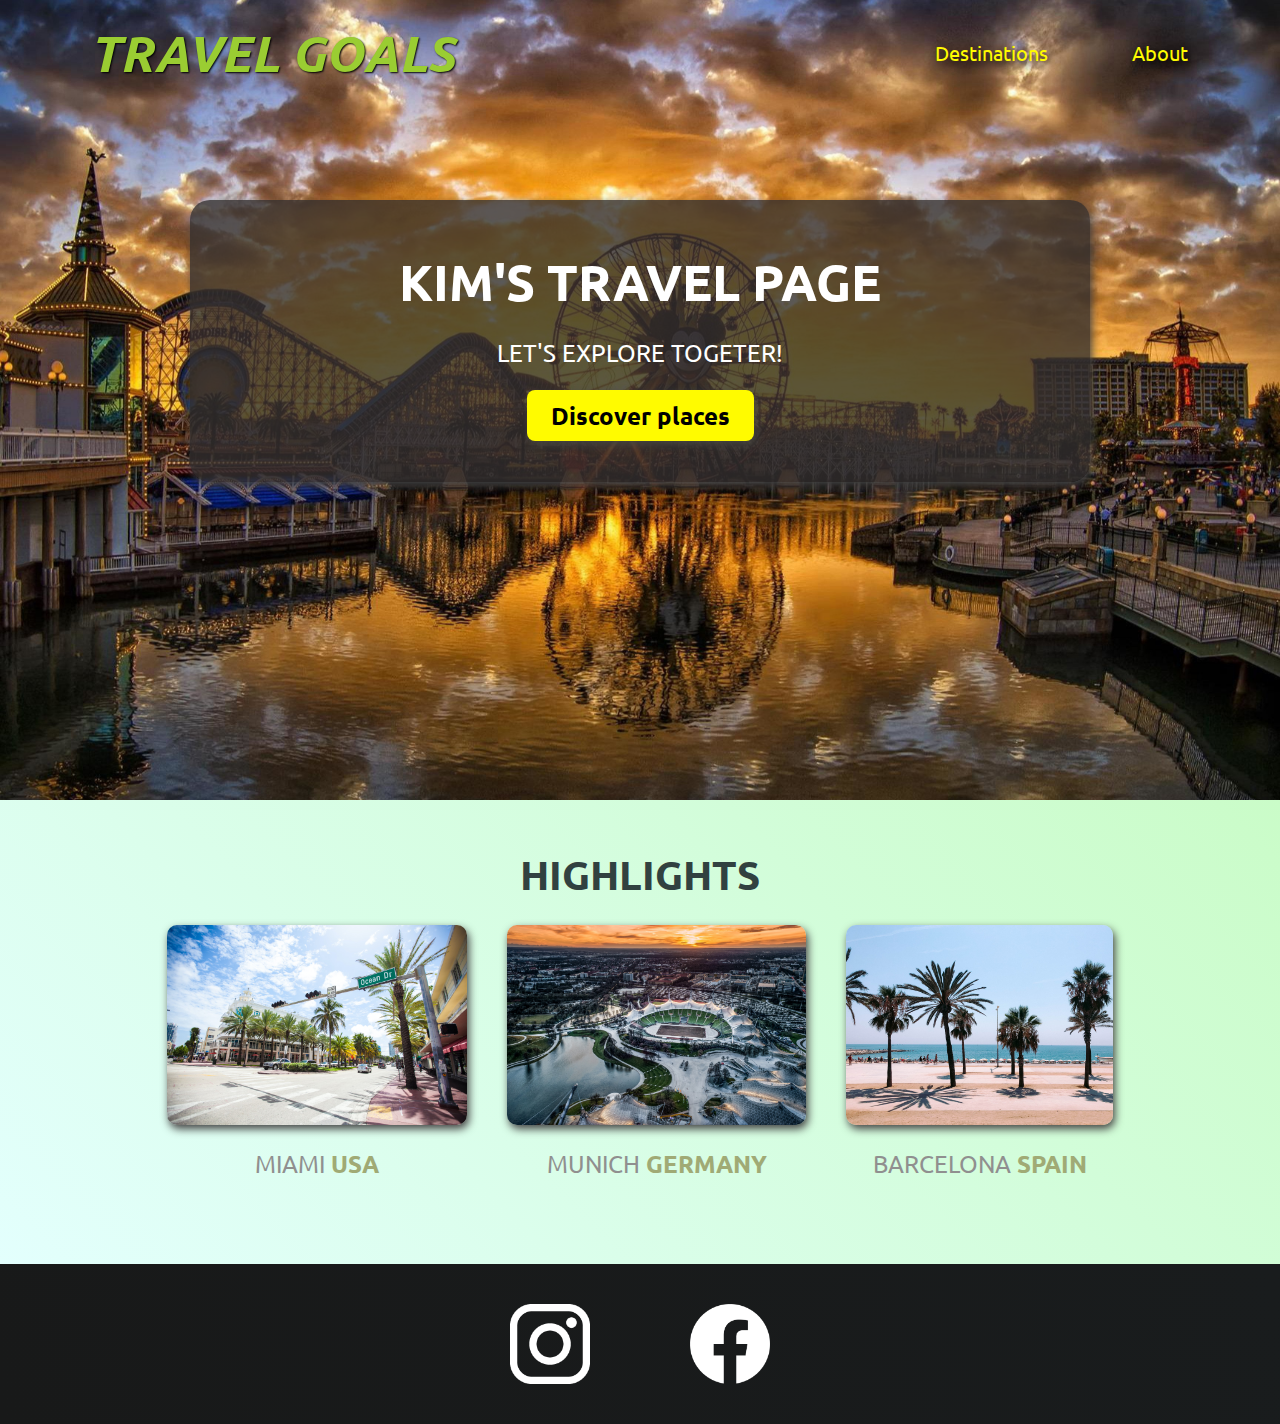
<file: index.html>
<!DOCTYPE html>
<html lang="en">
  <head>
    <meta charset="UTF-8" />
    <link href="styles.css" rel="stylesheet" />
    <link href="shared.css" rel="stylesheet" />
    <link rel="preconnect" href="https://fonts.googleapis.com" />
    <link rel="preconnect" href="https://fonts.gstatic.com" crossorigin />
    <link
      href="https://fonts.googleapis.com/css2?family=Itim&family=Ubuntu:ital,wght@0,300;0,400;0,500;0,700;1,300;1,400;1,500;1,700&display=swap"
      rel="stylesheet"
    />
    <title>Travel Goals</title>
  </head>
  <body>
    <header>
      <div id="page-logo">
        <a href="/index.html"> Travel Goals</a>
      </div>
      <nav>
        <ul>
          <li>
            <a href="/places.html">Destinations</a>
          </li>
          <li>
            <a href="/about.html">About</a>
          </li>
        </ul>
      </nav>
    </header>

    <!---- main ----->
    <main>
      <section id="hero">
        <div id="hero-content">
          <h1>Kim's Travel Page</h1>
          <p>Let's explore togeter!</p>
          <a href="/places.html">Discover places</a>
        </div>
      </section>

      <section id="highlights">
        <h2>Highlights</h2>

        <ul id="destinations">
          <li class="destination">
            <img src="/images/places/miami.jpg" alt="miami" />
            <p>Miami <strong>USA</strong></p>
          </li>

          <li class="destination">
            <img src="/images/places/munich.jpg" alt="munich" />
            <p>Munich <strong>Germany</strong></p>
          </li>

          <li class="destination">
            <img src="/images/places/barcelona.jpg" alt="barcel" />
            <p>Barcelona <strong>Spain</strong></p>
          </li>
        </ul>
      </section>
    </main>

    <!---- foooter ----->
    <footer>
      <ul>
        <li>
          <a href="https://www.instagram.com">
            <img src="/images/icons/insta.png" alt="ig" />
          </a>
        </li>
        <li>
          <a href="https://www.facebook.com">
            <img src="/images/icons/facebook.png" alt="fb" />
          </a>
        </li>
      </ul>
    </footer>
  </body>
</html>
</file>
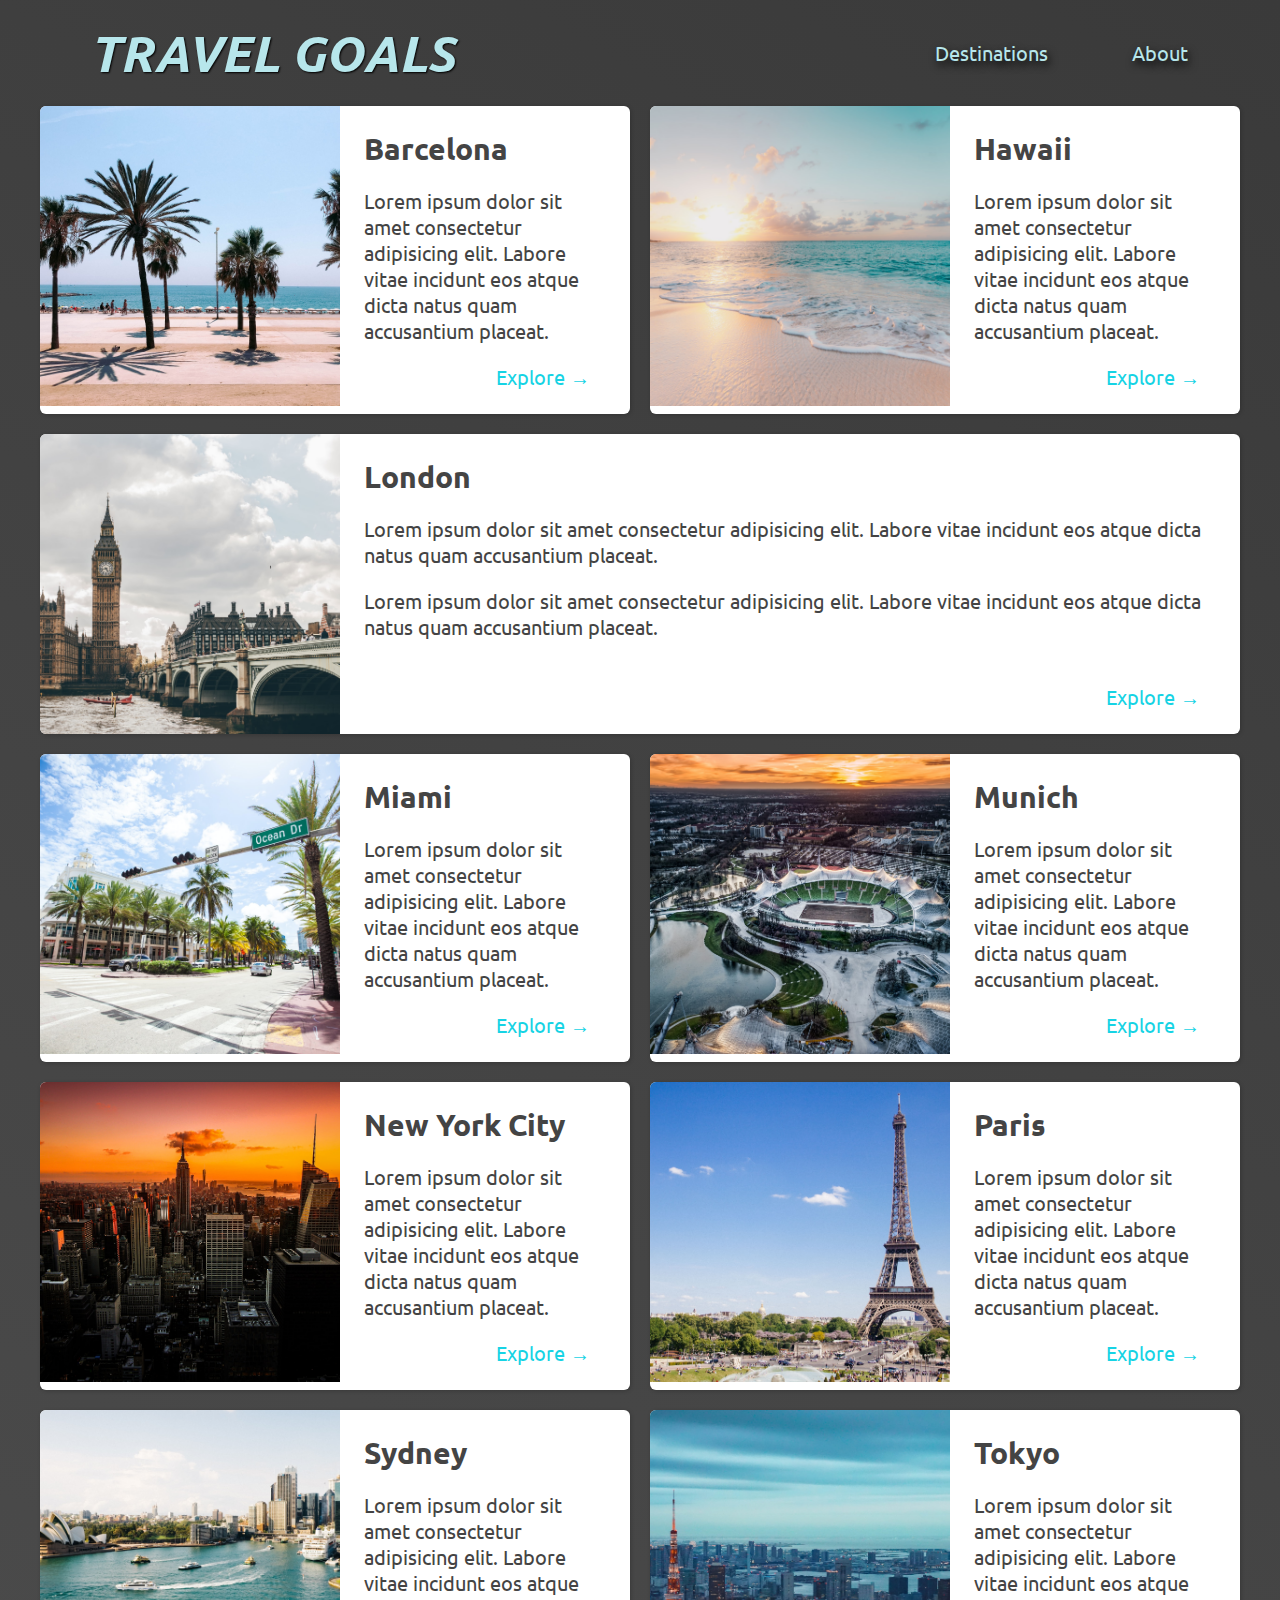
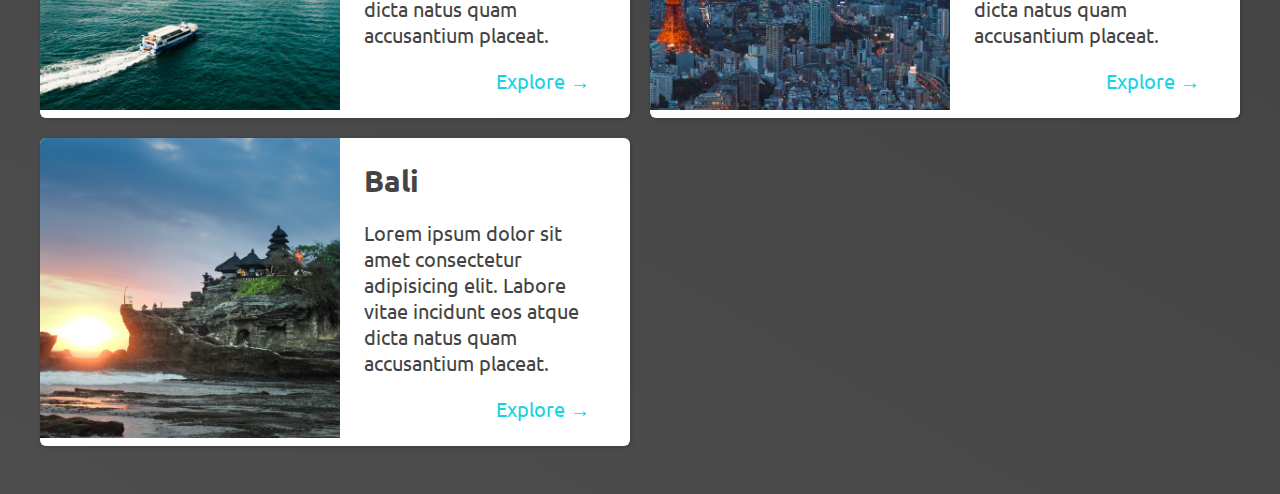
<file: places.html>
<!DOCTYPE html>
<html lang="en">
  <head>
    <meta charset="UTF-8" />
    <link href="shared.css" rel="stylesheet" />
    <link href="places.css" rel="stylesheet" />
    <link rel="preconnect" href="https://fonts.googleapis.com" />
    <link rel="preconnect" href="https://fonts.gstatic.com" crossorigin />
    <link
      href="https://fonts.googleapis.com/css2?family=Itim&family=Ubuntu:ital,wght@0,300;0,400;0,500;0,700;1,300;1,400;1,500;1,700&display=swap"
      rel="stylesheet"
    />
    <title>Travel Goals</title>
  </head>

  <body>
    <header>
      <div id="page-logo">
        <a href="/index.html"> Travel Goals</a>
      </div>
      <nav>
        <ul>
          <li>
            <a href="/places.html">Destinations</a>
          </li>
          <li>
            <a href="/about.html">About</a>
          </li>
        </ul>
      </nav>
    </header>

    <main>
        <ul>
            <li>
              <img src="images/places/barcelona.jpg" alt="City of Barcelona" />
              <div class="item-content">
                <div>
                  <h2>Barcelona</h2>
                  <p>
                    Lorem ipsum dolor sit amet consectetur adipisicing elit. Labore
                    vitae incidunt eos atque dicta natus quam accusantium placeat.
                  </p>
                </div>
                <div class="actions">
                  <a href="https://en.wikipedia.org/wiki/Barcelona">Explore &#x2192</a>
                </div>
              </div>
            </li>
            <li>
              <img src="images/places/hawaii.jpg" alt="Hawaii beach" />
              <div class="item-content">
                <div>
                  <h2>Hawaii</h2>
                  <p>
                    Lorem ipsum dolor sit amet consectetur adipisicing elit. Labore
                    vitae incidunt eos atque dicta natus quam accusantium placeat.
                  </p>
                </div>
                <div class="actions">
                  <a href="hhttps://en.wikipedia.org/wiki/Hawaii">Explore &#x2192</a>
                </div>
              </div>
            </li>
            <li>
              <img src="images/places/london.jpg" alt="London city" />
              <div class="item-content">
                <div>
                  <h2>London</h2>
                  <p>
                    Lorem ipsum dolor sit amet consectetur adipisicing elit. Labore
                    vitae incidunt eos atque dicta natus quam accusantium placeat.
                  </p>
                  <p>
                    Lorem ipsum dolor sit amet consectetur adipisicing elit. Labore
                    vitae incidunt eos atque dicta natus quam accusantium placeat.
                  </p>
                </div>
                <div class="actions">
                  <a href="https://en.wikipedia.org/wiki/London">Explore &#x2192</a>
                </div>
              </div>
            </li>
            <li>
              <img src="images/places/miami.jpg" alt="Miami streets" />
              <div class="item-content">
                <div>
                  <h2>Miami</h2>
                  <p>
                    Lorem ipsum dolor sit amet consectetur adipisicing elit. Labore
                    vitae incidunt eos atque dicta natus quam accusantium placeat.
                  </p>
                </div>
                <div class="actions">
                  <a href="https://en.wikipedia.org/wiki/Miami">Explore &#x2192</a>
                </div>
              </div>
            </li>
            <li>
              <img src="images/places/munich.jpg" alt="Munich football stadium" />
              <div class="item-content">
                <div>
                  <h2>Munich</h2>
                  <p>
                    Lorem ipsum dolor sit amet consectetur adipisicing elit. Labore
                    vitae incidunt eos atque dicta natus quam accusantium placeat.
                  </p>
                </div>
                <div class="actions">
                  <a href="https://en.wikipedia.org/wiki/Munich">Explore &#x2192</a>
                </div>
              </div>
            </li>
            <li>
              <img src="images/places/new-york-city.jpg" alt="New York City skyline" />
              <div class="item-content">
                <div>
                  <h2>New York City</h2>
                  <p>
                    Lorem ipsum dolor sit amet consectetur adipisicing elit. Labore
                    vitae incidunt eos atque dicta natus quam accusantium placeat.
                  </p>
                </div>
                <div class="actions">
                  <a href="https://en.wikipedia.org/wiki/New_York_City"
                    >Explore &#x2192</a
                  >
                </div>
              </div>
            </li>
            <li>
              <img src="images/places/paris.jpg" alt="Paris city" />
              <div class="item-content">
                <div>
                  <h2>Paris</h2>
                  <p>
                    Lorem ipsum dolor sit amet consectetur adipisicing elit. Labore
                    vitae incidunt eos atque dicta natus quam accusantium placeat.
                  </p>
                </div>
                <div class="actions">
                  <a href="https://en.wikipedia.org/wiki/Paris">Explore &#x2192</a>
                </div>
              </div>
            </li>
            <li>
              <img src="images/places/sydney.jpg" alt="Sydney beach" />
              <div class="item-content">
                <div>
                  <h2>Sydney</h2>
                  <p>
                    Lorem ipsum dolor sit amet consectetur adipisicing elit. Labore
                    vitae incidunt eos atque dicta natus quam accusantium placeat.
                  </p>
                </div>
                <div class="actions">
                  <a href="https://en.wikipedia.org/wiki/Sydney">Explore &#x2192</a>
                </div>
              </div>
            </li>
            <li>
              <img src="images/places/tokyo.jpg" alt="Tokyo skyline" />
              <div class="item-content">
                <div>
                  <h2>Tokyo</h2>
                  <p>
                    Lorem ipsum dolor sit amet consectetur adipisicing elit. Labore
                    vitae incidunt eos atque dicta natus quam accusantium placeat.
                  </p>
                </div>
                <div class="actions">
                  <a href="https://en.wikipedia.org/wiki/Tokyo">Explore &#x2192</a>
                </div>
              </div>
            </li>
            <li>
              <img src="images/places/bali.jpg" alt="Bali beach" />
              <div class="item-content">
                <div>
                  <h2>Bali</h2>
                  <p>
                    Lorem ipsum dolor sit amet consectetur adipisicing elit. Labore
                    vitae incidunt eos atque dicta natus quam accusantium placeat.
                  </p>
                </div>
                <div class="actions">
                  <a href="https://en.wikipedia.org/wiki/Bali">Explore &#x2192</a>
                </div>
              </div>
            </li>
          </ul>
    </footer>
  </body>
</html>
</file>
<file: styles.css>
#hero{
    height: 800px;
    background-image: url("/images/places/disney.jpg");
    background-position: center;
    background-size: cover;

}

#hero-content{
    width: 900px;
    background-color: rgba(51, 47, 47, 0.8);
    box-shadow: 2px 4px 8px rgb(68, 67, 67);
    border-radius : 20px;
    text-align: center;
    padding : 50px 0px;
    margin : 0 auto;
    position: relative;
    top : 200px;
}

#hero-content h1{
    color:white;
    text-transform: uppercase;
    font-size : 50px;
    margin: 0;
}

#hero-content p{
    color: white;
    text-transform: uppercase;
    font-size: 24px;
    font-weight : 200px;
    margin-bottom : 32px;
}

#hero-content a{
    text-decoration: none;
    background-color: rgb(255, 251, 0);
    padding : 10px 24px;
    color : black;
    font-size : 24px;
    font-weight : bold;
    border-radius: 8px;
    box-shadow: 2px 4px 8px rgb(68, 67, 62);
}

#hero-content a:hover{
    background-color : rgb(255, 111, 123);
}

#highlights{
    padding : 24px;
    background: linear-gradient(45deg, rgb(227,255,253), rgb(202,252,200));
}

#highlights h2 {
    text-transform: uppercase;
    text-align: center;
    font-size : 40px;
    color : rgb(49, 65, 64);
    margin : 24px 0;
}

#destinations{
    display: flex;
    margin : auto;
    justify-content: center;
    margin-bottom : 40px;
    width : 90%;
}

.destination img {
    height : 200px;
    width : 100%;
    box-shadow: 2px 4px 8px rgb(68, 67, 67);
    border-radius: 10px;
    object-fit: cover;
}

.destination{
    margin : 0 20px;  
}

.destination p{
    text-align : center;
    text-transform: uppercase;
    font-size: 24px;
    color : rgb(144, 143, 143);
    margin : 20px 0;
}

.destination strong{
    color : rgb(160, 170, 117);
}
</file>
<file: shared.css>
body{
    font-family : "Ubuntu", sans-serif;
    margin: 0px;
}

header{
    display : flex;
    flex-direction: row;
    padding : 20px 60px;
    align-items: center;
    justify-content: space-between;
    position : absolute;
    width : 100%;
    box-sizing : border-box;
    top : 0;
    left : 0;
}

#page-logo a{
    font-size : 50px;
    padding : 10px;
    font-weight: 700;
    font-style: italic;
    text-decoration: none;
    text-transform: uppercase;
    text-shadow : 1px 1px 2px rgb(0, 0, 0);
    color : yellowgreen;
}

header ul{
    display : flex;
    flex-wrap:nowrap;
   
}

header li{
    margin : 20px;
}

header a{
    margin-left:20px;
    text-decoration: none;
    color: rgb(255, 251, 0);
    font-size : 20px;
    padding : 12px;
    text-shadow: 2px 4px 8px rgba(0, 0, 0, 2);
    border-radius: 8px;
}

header a:hover{
    color : rgb(77, 77, 77);
    background-color: rgb(255, 251, 0);
    
}

ul {
    font-family : 'Ubuntu', sans-serif;
    list-style: none;
    margin : 0;
    padding : 0;
}

footer{
    background: linear-gradient(70deg, rgb(24,25,25), rgb(25, 28,29));
}

footer ul{
    display:flex;
    justify-content: center;
    padding:40px;
}

footer li{
    width:80px;
    height:80px;
    margin: 0 50px;
}



footer img{
    width:100%;
    height:100%
}
</file>
<file: places.css>
header{
    position: static;

}

#page-logo a{
    color:rgb(183, 230, 235);
}

header a{
    color:rgb(183, 230, 235);
}

header nav a:hover{
    background-color: rgb(183, 230, 235);
    color: rgb(59, 59, 59);
}

body{
    background: linear-gradient(30deg, rgb(77,77,77), rgb(58,58,58));
    color: rgb(68, 68, 68);
    font-size: 20px;
}

main ul{
    width:1200px;
    margin: 0 auto 48px;
    display: grid;
    grid-template-columns: 1fr 1fr;
    gap: 20px 20px;
    
}

main li{
    display:flex;
    background-color : white;
    box-shadow: 1px 1px 4px rgba(0, 0, 0, 0.2);
    border-radius: 6px;
    overflow: hidden;  
}

:nth-of-type(3){
    grid-column: 1 / span 2;
}

main li img{
    width:300px;
    height:300px;
    object-fit: cover;
}

.item-content{
    padding:24px;
    display:flex;
    flex-direction:column;
    justify-content: space-between;
}

.item-content h2{
    margin : 0;
}

.actions{
    text-align: right;
}

.actions a{
    text-decoration: none;
    padding : 16px;
    color : rgb(22, 211, 228);
    border-radius:5px;
}

.actions a:hover{
    background-color: rgb(235, 252, 255);
}
</file>
